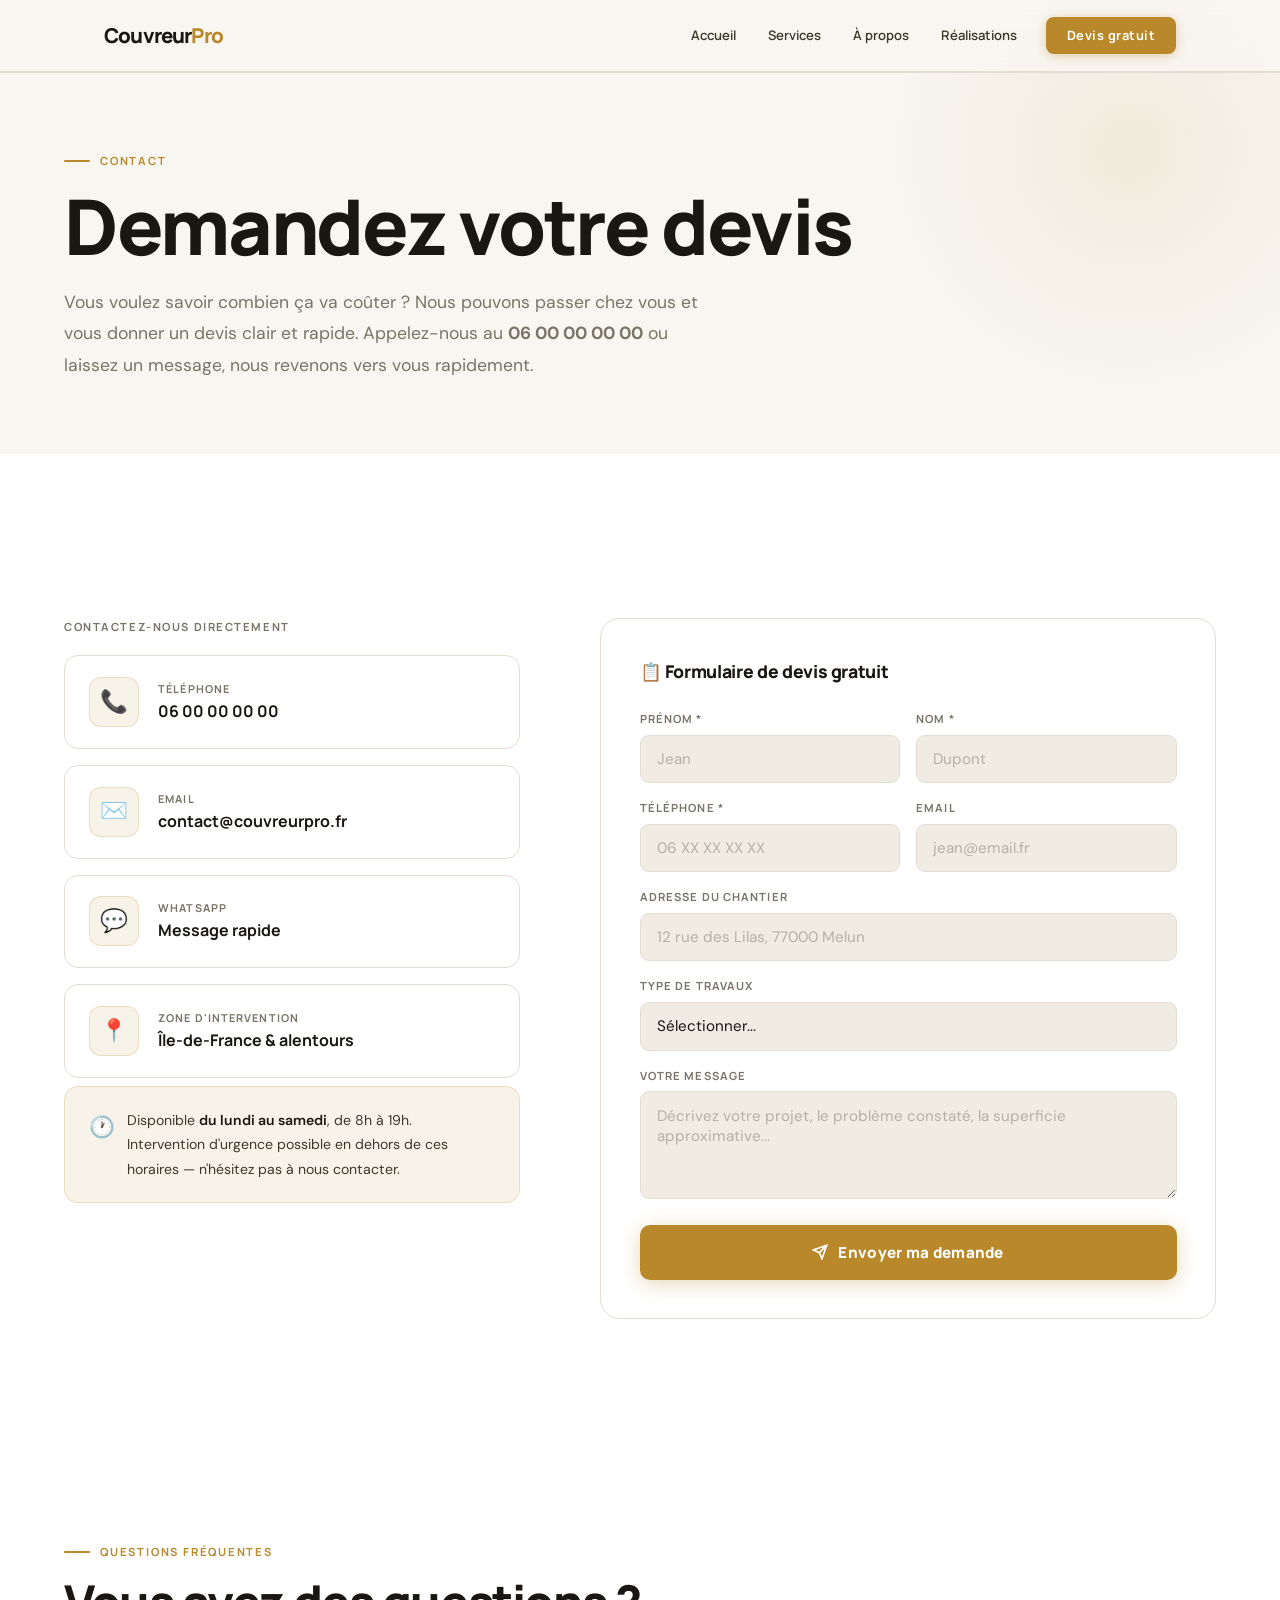
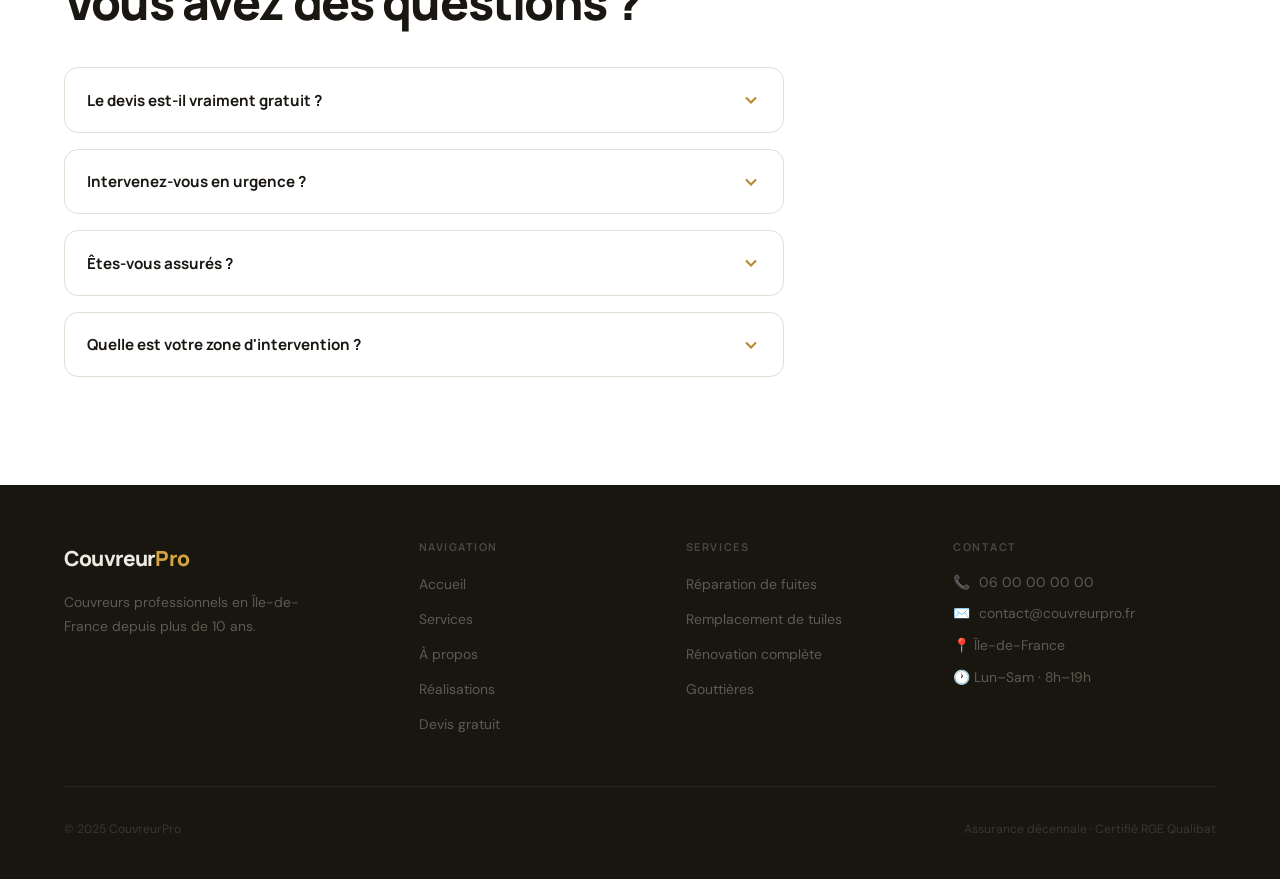
<file: devis.html>
<!DOCTYPE html>
<html lang="fr">
<head>
<meta charset="UTF-8">
<meta name="viewport" content="width=device-width,initial-scale=1.0">
<title>CouvreurPro — Devis gratuit</title>
<link rel="stylesheet" href="style.css">
<style>
.devis-grid{display:grid;grid-template-columns:1fr 1.35fr;gap:5rem;align-items:start;margin-top:3.5rem}

/* Contact tiles */
.ct-block{display:flex;flex-direction:column;gap:1rem}
.ct-tile{
  display:flex;align-items:center;gap:1.2rem;
  padding:1.3rem 1.5rem;
  background:var(--bg2);border:1.5px solid var(--border);border-radius:14px;
  transition:border-color .25s,box-shadow .25s,transform .22s cubic-bezier(.34,1.56,.64,1);
  text-decoration:none;color:inherit;
}
.ct-tile:hover{border-color:var(--gold);box-shadow:0 6px 28px rgba(184,136,42,.14);transform:translateY(-3px)}
.ct-ico{width:50px;height:50px;flex-shrink:0;background:var(--gold3);border:1px solid rgba(184,136,42,.22);border-radius:12px;display:flex;align-items:center;justify-content:center;font-size:1.4rem;transition:background .25s}
.ct-tile:hover .ct-ico{background:var(--gold4)}
.ct-lbl{font-family:'Manrope',sans-serif;font-size:.68rem;font-weight:700;letter-spacing:.1em;text-transform:uppercase;color:var(--muted)}
.ct-val{font-family:'Manrope',sans-serif;font-weight:700;font-size:1rem;color:var(--text)}

.sched{background:var(--gold3);border:1px solid rgba(184,136,42,.2);border-radius:14px;padding:1.3rem 1.5rem;display:flex;gap:12px;align-items:flex-start;margin-top:.5rem}
.sched p{font-size:.88rem;line-height:1.75;color:var(--text2)}
.sched strong{color:var(--text);font-weight:600}

/* Form card */
.form-card{background:var(--bg2);border:1.5px solid var(--border);border-radius:20px;padding:2.4rem}
.form-title{font-family:'Manrope',sans-serif;font-size:1.1rem;font-weight:800;color:var(--text);margin-bottom:1.5rem;letter-spacing:-.02em}

.form-row{display:grid;grid-template-columns:1fr 1fr;gap:1rem}
.fg{display:flex;flex-direction:column;gap:.4rem}
.fg label{font-family:'Manrope',sans-serif;font-size:.7rem;font-weight:700;letter-spacing:.1em;text-transform:uppercase;color:var(--muted)}
.fg input,
.fg textarea,
.fg select{
  background:var(--bg3);border:1.5px solid var(--border);border-radius:9px;
  padding:.82rem 1rem;color:var(--text);font-size:.95rem;outline:none;
  transition:border-color .2s,box-shadow .2s,background .2s;width:100%;appearance:none;
}
.fg input:focus,.fg textarea:focus,.fg select:focus{border-color:var(--gold);background:#fff;box-shadow:0 0 0 3px rgba(184,136,42,.12)}
.fg input::placeholder,.fg textarea::placeholder{color:#b5afa6}
.fg textarea{resize:vertical;min-height:108px}
.fg select option{background:var(--bg2)}

.fsub{
  display:flex;align-items:center;justify-content:center;gap:10px;
  padding:1.05rem;width:100%;
  background:var(--gold);color:#fff;
  font-family:'Manrope',sans-serif;font-weight:800;font-size:.95rem;letter-spacing:.02em;
  border:none;border-radius:10px;cursor:pointer;margin-top:.6rem;
  box-shadow:0 4px 20px rgba(184,136,42,.32);
  transition:background .2s,transform .22s cubic-bezier(.34,1.56,.64,1),box-shadow .2s;
}
.fsub:hover{background:var(--gold2);transform:translateY(-3px);box-shadow:0 8px 32px rgba(184,136,42,.48)}
.fsub:active{transform:translateY(0) scale(.98)}
.fsub.sent{background:#2a6348}

/* Success message */
.success-msg{display:none;background:#f0faf4;border:1px solid #a3d9b8;border-radius:12px;padding:1.4rem;text-align:center;margin-top:1rem}
.success-msg .ico{font-size:2rem;margin-bottom:.5rem}
.success-msg p{font-size:.92rem;color:#1e5c3a;font-weight:500}

/* FAQ */
.faq-section{background:var(--bg2);padding:108px 5%}
.faq-list{max-width:720px;margin:2.5rem 0 0;display:flex;flex-direction:column;gap:1rem}
.faq-item{border:1.5px solid var(--border);border-radius:14px;overflow:hidden}
.faq-q{
  display:flex;align-items:center;justify-content:space-between;
  padding:1.2rem 1.4rem;cursor:pointer;
  font-family:'Manrope',sans-serif;font-weight:700;font-size:.95rem;color:var(--text);
  transition:background .2s;gap:1rem;
}
.faq-q:hover{background:var(--bg3)}
.faq-q .arrow{width:20px;height:20px;flex-shrink:0;transition:transform .3s;color:var(--gold)}
.faq-item.open .faq-q{background:var(--gold3)}
.faq-item.open .faq-q .arrow{transform:rotate(180deg)}
.faq-a{max-height:0;overflow:hidden;transition:max-height .4s cubic-bezier(.4,0,.2,1),padding .3s}
.faq-a p{padding:0 1.4rem 1.2rem;font-size:.9rem;line-height:1.78;color:var(--muted)}
.faq-item.open .faq-a{max-height:200px}

@media(max-width:960px){.devis-grid{grid-template-columns:1fr;gap:3rem}}
@media(max-width:600px){.form-row{grid-template-columns:1fr}}
</style>
</head>
<body>

<nav class="navbar" id="navbar">
  <div class="nav-inner">
    <a href="index.html" class="nav-logo">Couvreur<span>Pro</span></a>
    <ul class="nav-links">
      <li><a href="index.html">Accueil</a></li>
      <li><a href="services.html">Services</a></li>
      <li><a href="apropos.html">À propos</a></li>
      <li><a href="realisations.html">Réalisations</a></li>
      <li><a href="devis.html" class="nav-cta active">Devis gratuit</a></li>
    </ul>
    <button class="hbg" id="burger" aria-label="Menu"><span></span><span></span><span></span></button>
  </div>
</nav>
<div class="drawer" id="drawer">
  <ul>
    <li><a href="index.html">Accueil</a></li>
    <li><a href="services.html">Services</a></li>
    <li><a href="apropos.html">À propos</a></li>
    <li><a href="realisations.html">Réalisations</a></li>
    <li class="dcta"><a href="devis.html">Devis gratuit →</a></li>
  </ul>
</div>

<div class="page-hero">
  <div class="container">
    <div class="eyebrow reveal">Contact</div>
    <h1 class="reveal d1">Demandez votre devis</h1>
    <p class="reveal d2">Vous voulez savoir combien ça va coûter ? Nous pouvons passer chez vous et vous donner un devis clair et rapide. Appelez-nous au <strong>06 00 00 00 00</strong> ou laissez un message, nous revenons vers vous rapidement.</p>
  </div>
</div>

<section class="section-pad alt">
  <div class="container">
    <div class="devis-grid">

      <!-- LEFT : contact direct -->
      <div class="reveal">
        <p style="font-family:'Manrope',sans-serif;font-size:.7rem;font-weight:700;letter-spacing:.14em;text-transform:uppercase;color:var(--muted);margin-bottom:1.2rem">Contactez-nous directement</p>
        <div class="ct-block">

          <!-- VRAI lien téléphone -->
          <a href="tel:+33600000000" class="ct-tile">
            <div class="ct-ico">📞</div>
            <div>
              <div class="ct-lbl">Téléphone</div>
              <div class="ct-val">06 00 00 00 00</div>
            </div>
          </a>

          <!-- VRAI lien email -->
          <a href="mailto:contact@couvreurpro.fr" class="ct-tile">
            <div class="ct-ico">✉️</div>
            <div>
              <div class="ct-lbl">Email</div>
              <div class="ct-val">contact@couvreurpro.fr</div>
            </div>
          </a>

          <!-- WhatsApp -->
          <a href="https://wa.me/33600000000" target="_blank" rel="noopener" class="ct-tile">
            <div class="ct-ico">💬</div>
            <div>
              <div class="ct-lbl">WhatsApp</div>
              <div class="ct-val">Message rapide</div>
            </div>
          </a>

          <!-- Zone géo (pas cliquable) -->
          <div class="ct-tile" style="cursor:default;pointer-events:none">
            <div class="ct-ico">📍</div>
            <div>
              <div class="ct-lbl">Zone d'intervention</div>
              <div class="ct-val">Île-de-France & alentours</div>
            </div>
          </div>

        </div>

        <div class="sched">
          <span style="font-size:1.3rem;flex-shrink:0;margin-top:2px">🕐</span>
          <p>Disponible <strong>du lundi au samedi</strong>, de 8h à 19h.<br>Intervention d'urgence possible en dehors de ces horaires — n'hésitez pas à nous contacter.</p>
        </div>
      </div>

      <!-- RIGHT : formulaire -->
      <div class="reveal d2">
        <form class="form-card" id="quoteForm" onsubmit="submitForm(event)">
          <p class="form-title">📋 Formulaire de devis gratuit</p>
          <div style="display:flex;flex-direction:column;gap:1rem">
            <div class="form-row">
              <div class="fg"><label>Prénom *</label><input type="text" placeholder="Jean" required></div>
              <div class="fg"><label>Nom *</label><input type="text" placeholder="Dupont" required></div>
            </div>
            <div class="form-row">
              <div class="fg"><label>Téléphone *</label><input type="tel" placeholder="06 XX XX XX XX" required></div>
              <div class="fg"><label>Email</label><input type="email" placeholder="jean@email.fr"></div>
            </div>
            <div class="fg"><label>Adresse du chantier</label><input type="text" placeholder="12 rue des Lilas, 77000 Melun"></div>
            <div class="fg">
              <label>Type de travaux</label>
              <select required>
                <option value="">Sélectionner...</option>
                <option>Réparation de fuite</option>
                <option>Remplacement de tuiles</option>
                <option>Rénovation complète</option>
                <option>Gouttières</option>
                <option>Traitement / hydrofugation</option>
                <option>Velux / lucarnes</option>
                <option>Diagnostic</option>
                <option>Autre</option>
              </select>
            </div>
            <div class="fg"><label>Votre message</label><textarea placeholder="Décrivez votre projet, le problème constaté, la superficie approximative..."></textarea></div>
            <button type="submit" class="fsub" id="fBtn">
              <svg width="16" height="16" viewBox="0 0 24 24" fill="none" stroke="currentColor" stroke-width="2.5"><path d="M22 2L11 13M22 2l-7 20-4-9-9-4 20-7z"/></svg>
              Envoyer ma demande
            </button>
          </div>
        </form>
        <div class="success-msg" id="successMsg">
          <div class="ico">✅</div>
          <p><strong>Demande envoyée !</strong><br>Nous vous recontactons sous 24h pour organiser le passage gratuit chez vous.</p>
        </div>
      </div>
    </div>
  </div>
</section>

<!-- FAQ -->
<section class="faq-section">
  <div class="container">
    <div class="eyebrow reveal">Questions fréquentes</div>
    <h2 class="reveal d1">Vous avez des questions ?</h2>
    <div class="faq-list">
      <div class="faq-item reveal">
        <div class="faq-q" onclick="toggleFaq(this)">
          Le devis est-il vraiment gratuit ?
          <svg class="arrow" viewBox="0 0 24 24" fill="none" stroke="currentColor" stroke-width="2.5"><path d="M6 9l6 6 6-6"/></svg>
        </div>
        <div class="faq-a"><p>Oui, totalement gratuit et sans engagement. Nous nous déplaçons chez vous, évaluons l'état de votre toiture et vous remettons un devis détaillé sous 48h.</p></div>
      </div>
      <div class="faq-item reveal d1">
        <div class="faq-q" onclick="toggleFaq(this)">
          Intervenez-vous en urgence ?
          <svg class="arrow" viewBox="0 0 24 24" fill="none" stroke="currentColor" stroke-width="2.5"><path d="M6 9l6 6 6-6"/></svg>
        </div>
        <div class="faq-a"><p>Oui. Pour les fuites actives ou dégâts importants, nous intervenons en urgence. Appelez-nous directement au 06 00 00 00 00 pour une prise en charge rapide.</p></div>
      </div>
      <div class="faq-item reveal d2">
        <div class="faq-q" onclick="toggleFaq(this)">
          Êtes-vous assurés ?
          <svg class="arrow" viewBox="0 0 24 24" fill="none" stroke="currentColor" stroke-width="2.5"><path d="M6 9l6 6 6-6"/></svg>
        </div>
        <div class="faq-a"><p>Absolument. Nous disposons d'une assurance décennale et d'une assurance responsabilité civile professionnelle. Tous nos travaux sont garantis 10 ans.</p></div>
      </div>
      <div class="faq-item reveal d3">
        <div class="faq-q" onclick="toggleFaq(this)">
          Quelle est votre zone d'intervention ?
          <svg class="arrow" viewBox="0 0 24 24" fill="none" stroke="currentColor" stroke-width="2.5"><path d="M6 9l6 6 6-6"/></svg>
        </div>
        <div class="faq-a"><p>Nous intervenons dans toute l'Île-de-France et dans un rayon d'environ 80 km autour de Paris. Contactez-nous pour vérifier votre secteur.</p></div>
      </div>
    </div>
  </div>
</section>

<footer class="site-footer">
  <div class="footer-top">
    <div class="footer-brand"><div class="footer-logo">Couvreur<span>Pro</span></div><p>Couvreurs professionnels en Île-de-France depuis plus de 10 ans.</p></div>
    <div class="footer-col"><h4>Navigation</h4><ul><li><a href="index.html">Accueil</a></li><li><a href="services.html">Services</a></li><li><a href="apropos.html">À propos</a></li><li><a href="realisations.html">Réalisations</a></li><li><a href="devis.html">Devis gratuit</a></li></ul></div>
    <div class="footer-col"><h4>Services</h4><ul><li><a href="services.html">Réparation de fuites</a></li><li><a href="services.html">Remplacement de tuiles</a></li><li><a href="services.html">Rénovation complète</a></li><li><a href="services.html">Gouttières</a></li></ul></div>
    <div class="footer-col footer-contact"><h4>Contact</h4><ul><li>📞 <a href="tel:+33600000000">06 00 00 00 00</a></li><li>✉️ <a href="mailto:contact@couvreurpro.fr">contact@couvreurpro.fr</a></li><li>📍 Île-de-France</li><li>🕐 Lun–Sam · 8h–19h</li></ul></div>
  </div>
  <div class="footer-bottom"><span class="footer-copy">© 2025 CouvreurPro</span><span class="footer-copy">Assurance décennale · Certifié RGE Qualibat</span></div>
</footer>

<script>
/* NAV */
var nb=document.getElementById('navbar'),bg=document.getElementById('burger'),dr=document.getElementById('drawer');
window.addEventListener('scroll',function(){nb.classList.toggle('scrolled',scrollY>30)},{passive:true});
bg.addEventListener('click',function(){bg.classList.toggle('open');dr.classList.toggle('open')});
dr.querySelectorAll('a').forEach(function(a){a.addEventListener('click',function(){bg.classList.remove('open');dr.classList.remove('open')})});

/* REVEAL */
var io=new IntersectionObserver(function(e){e.forEach(function(x){if(x.isIntersecting){x.target.classList.add('in');io.unobserve(x.target)}})},{threshold:.1});
document.querySelectorAll('.reveal').forEach(function(el){io.observe(el)});

/* FORM SUBMIT */
function submitForm(e){
  e.preventDefault();
  var btn=document.getElementById('fBtn');
  btn.disabled=true;
  btn.innerHTML='<svg width="16" height="16" viewBox="0 0 24 24" fill="none" stroke="currentColor" stroke-width="2.5"><path d="M20 6L9 17l-5-5"/></svg> Envoi en cours...';
  btn.classList.add('sent');
  setTimeout(function(){
    document.getElementById('quoteForm').style.display='none';
    document.getElementById('successMsg').style.display='block';
  },1200);
}

/* FAQ ACCORDION */
function toggleFaq(el){
  var item=el.parentElement;
  var wasOpen=item.classList.contains('open');
  document.querySelectorAll('.faq-item').forEach(function(i){i.classList.remove('open')});
  if(!wasOpen) item.classList.add('open');
}
</script>
</body>
</html>
</file>
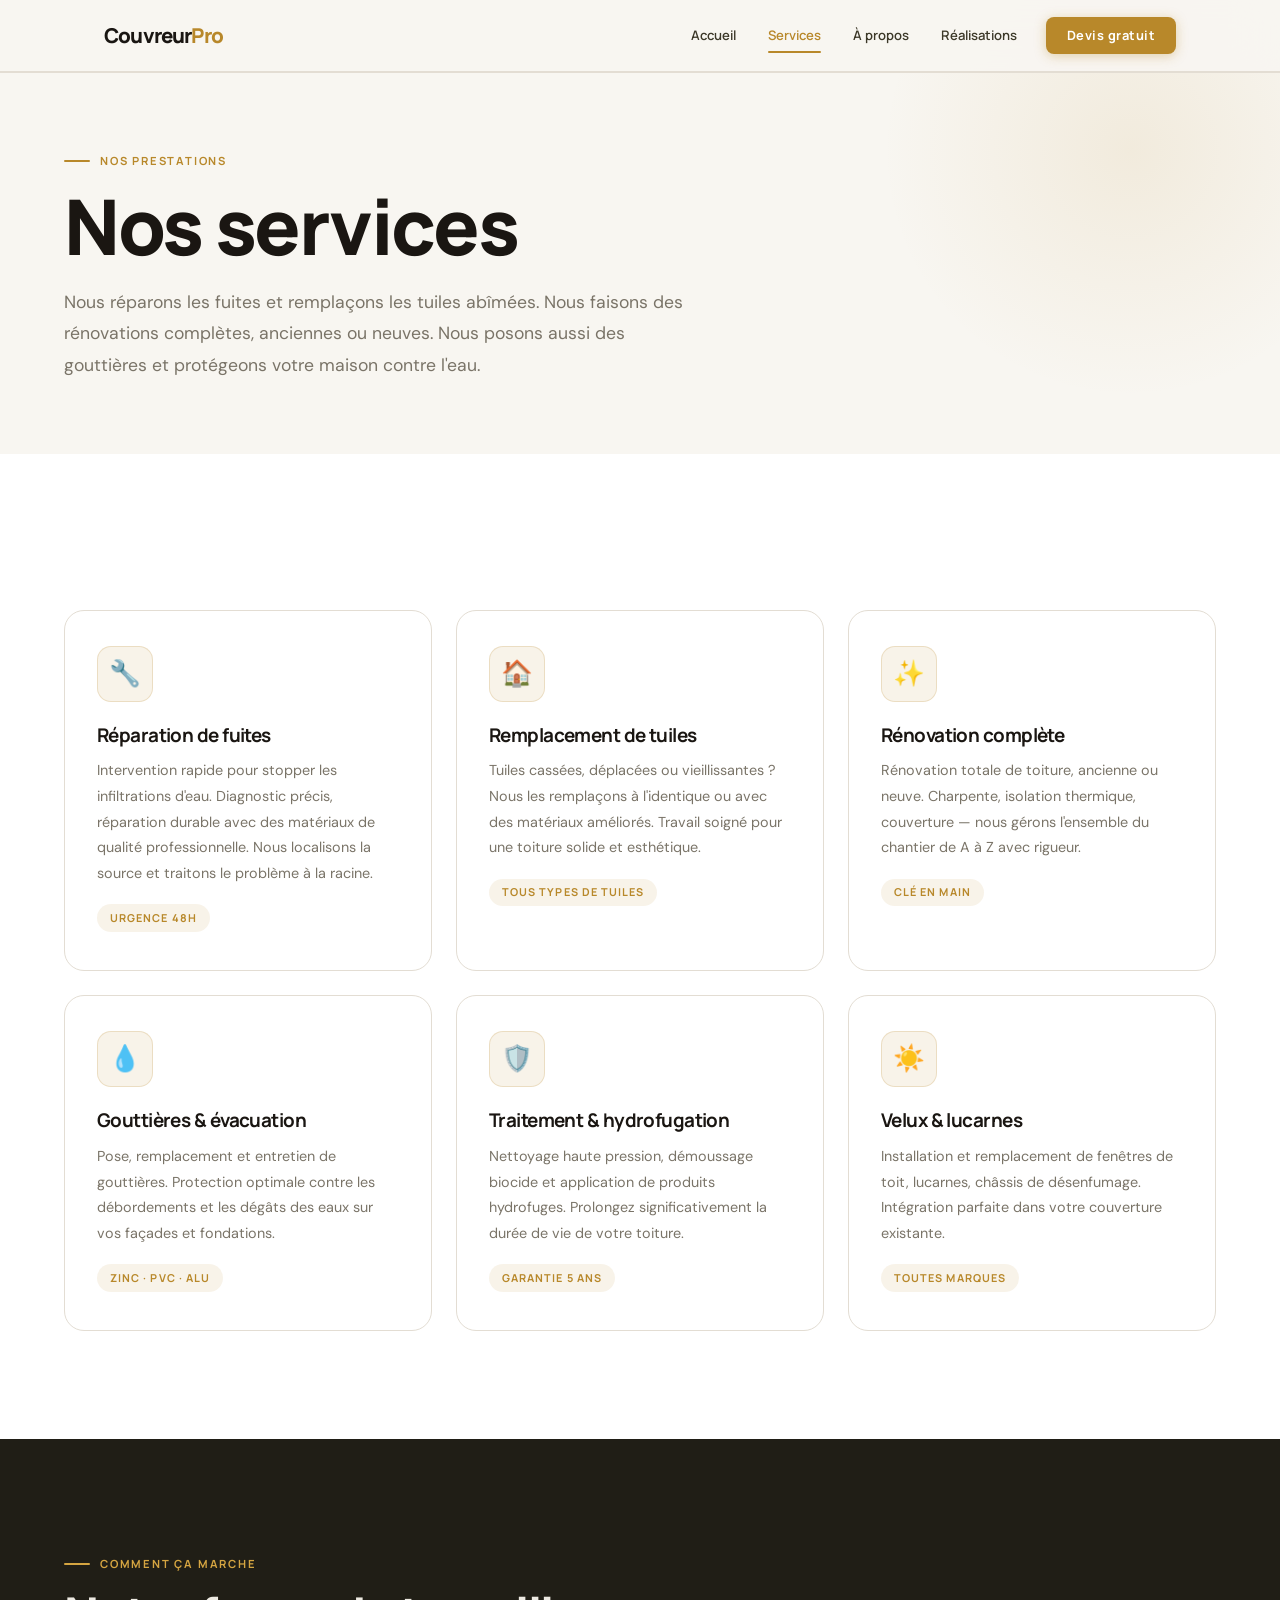
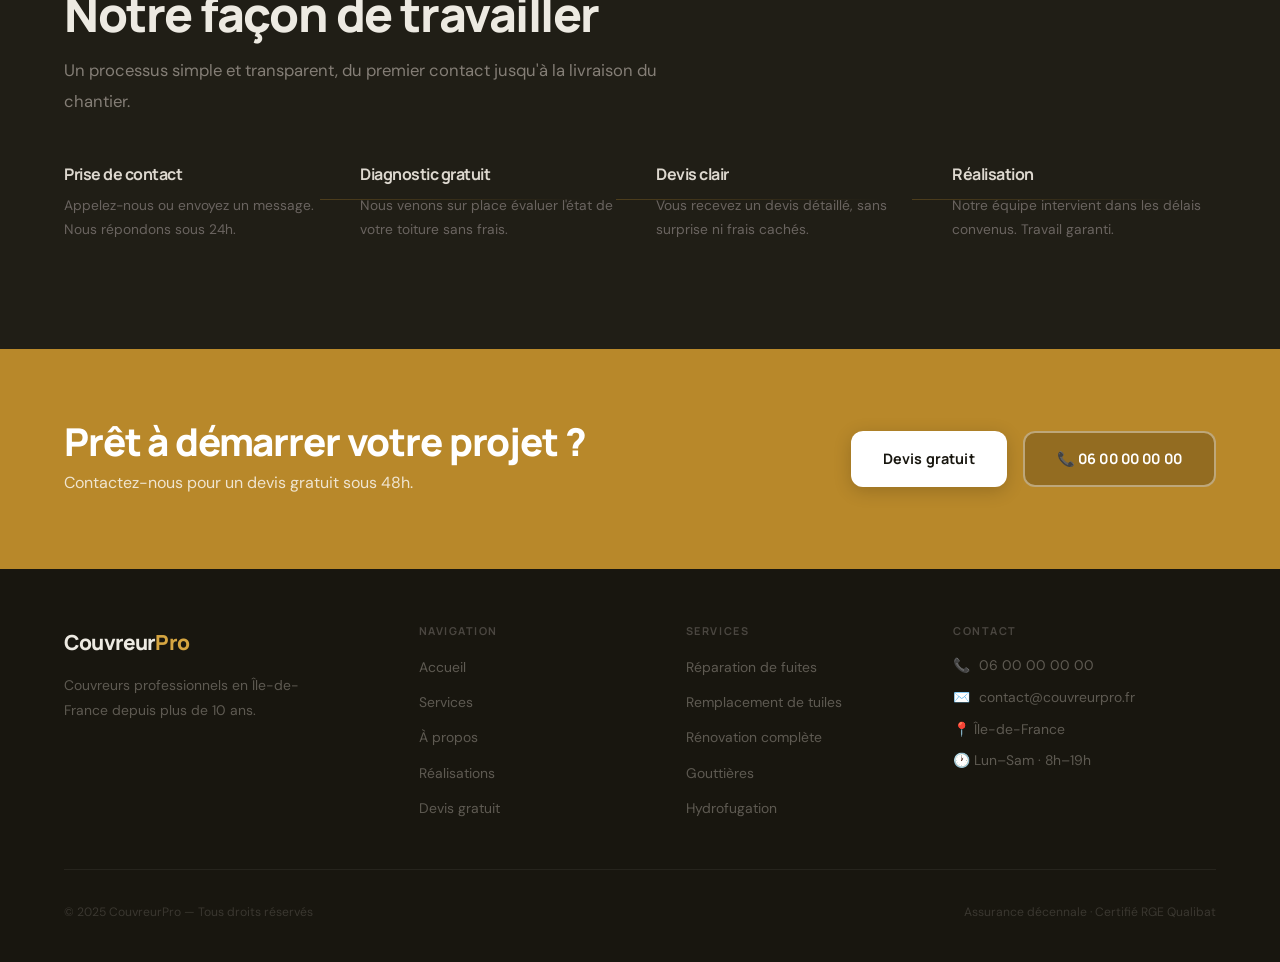
<file: services.html>
<!DOCTYPE html>
<html lang="fr">
<head>
<meta charset="UTF-8">
<meta name="viewport" content="width=device-width,initial-scale=1.0">
<title>CouvreurPro — Services</title>
<link rel="stylesheet" href="style.css">
<style>
.svc-full-grid{display:grid;grid-template-columns:repeat(3,1fr);gap:1.5rem;margin-top:3rem}
.svc-card{background:var(--bg2);border:1px solid var(--border);border-radius:20px;padding:2.2rem 2rem 2.4rem;position:relative;overflow:hidden;transition:transform .3s,box-shadow .3s,border-color .3s}
.svc-card::before{content:'';position:absolute;top:0;left:0;right:0;height:3px;background:linear-gradient(90deg,var(--gold),var(--gold2));transform:scaleX(0);transform-origin:left;transition:transform .4s;border-radius:20px 20px 0 0}
.svc-card:hover{transform:translateY(-5px);box-shadow:var(--shl);border-color:var(--border2)}
.svc-card:hover::before{transform:scaleX(1)}
.svc-ico{width:56px;height:56px;background:var(--gold3);border:1px solid rgba(184,136,42,.2);border-radius:14px;display:flex;align-items:center;justify-content:center;font-size:1.6rem;margin-bottom:1.3rem;transition:background .3s}
.svc-card:hover .svc-ico{background:var(--gold4)}
.svc-card h3{font-size:1.18rem;margin-bottom:.7rem}
.svc-card p{font-size:.9rem;line-height:1.78;color:var(--muted)}
.svc-card .tag{display:inline-block;margin-top:1.1rem;font-family:'Manrope',sans-serif;font-size:.68rem;font-weight:700;letter-spacing:.1em;text-transform:uppercase;color:var(--gold);background:var(--gold3);padding:.3rem .8rem;border-radius:100px}

.process{background:var(--dark2);padding:108px 5%}
.process h2{color:#edeae2}
.process .lead{color:#847e76}
.process .eyebrow{color:var(--gold2)}.process .eyebrow::before{background:var(--gold2)}
.steps{display:grid;grid-template-columns:repeat(4,1fr);gap:2rem;margin-top:3rem;counter-reset:step}
.step{position:relative;counter-increment:step}
.step::before{content:counter(step,"0"counter(step));font-family:'Manrope',sans-serif;font-size:3.5rem;font-weight:900;color:rgba(184,136,42,.15);line-height:1;margin-bottom:.8rem;display:block;letter-spacing:-.05em}
.step h3{color:#ddd8cf;font-size:1rem;margin-bottom:.5rem}
.step p{font-size:.86rem;line-height:1.75;color:#6a6460}
.step-line{position:absolute;top:2.2rem;left:calc(100% - .5rem);width:100%;height:1px;background:linear-gradient(90deg,rgba(184,136,42,.3),transparent);pointer-events:none}
.step:last-child .step-line{display:none}

.cta-band{background:var(--gold);padding:72px 5%}
.cta-inner{max-width:1160px;margin:0 auto;display:flex;align-items:center;justify-content:space-between;gap:2rem;flex-wrap:wrap}
.cta-inner h2{color:#fff;margin-bottom:.5rem;font-size:clamp(1.7rem,3vw,2.4rem)}
.cta-inner p{color:rgba(255,255,255,.78)}
.cta-btns{display:flex;gap:1rem;flex-wrap:wrap;flex-shrink:0}

@media(max-width:1024px){.svc-full-grid{grid-template-columns:repeat(2,1fr)}.steps{grid-template-columns:repeat(2,1fr)}.step-line{display:none}}
@media(max-width:768px){.svc-full-grid{grid-template-columns:1fr}.steps{grid-template-columns:1fr}.cta-inner{flex-direction:column;text-align:center}.cta-btns{justify-content:center}}
</style>
</head>
<body>

<!-- NAV -->
<nav class="navbar" id="navbar">
  <div class="nav-inner">
    <a href="index.html" class="nav-logo">Couvreur<span>Pro</span></a>
    <ul class="nav-links">
      <li><a href="index.html">Accueil</a></li>
      <li><a href="services.html" class="active">Services</a></li>
      <li><a href="apropos.html">À propos</a></li>
      <li><a href="realisations.html">Réalisations</a></li>
      <li><a href="devis.html" class="nav-cta">Devis gratuit</a></li>
    </ul>
    <button class="hbg" id="burger" aria-label="Menu"><span></span><span></span><span></span></button>
  </div>
</nav>
<div class="drawer" id="drawer">
  <ul>
    <li><a href="index.html">Accueil</a></li>
    <li><a href="services.html">Services</a></li>
    <li><a href="apropos.html">À propos</a></li>
    <li><a href="realisations.html">Réalisations</a></li>
    <li class="dcta"><a href="devis.html">Devis gratuit →</a></li>
  </ul>
</div>

<!-- PAGE HERO -->
<div class="page-hero">
  <div class="container">
    <div class="eyebrow reveal">Nos prestations</div>
    <h1 class="reveal d1">Nos services</h1>
    <p class="reveal d2">Nous réparons les fuites et remplaçons les tuiles abîmées. Nous faisons des rénovations complètes, anciennes ou neuves. Nous posons aussi des gouttières et protégeons votre maison contre l'eau.</p>
  </div>
</div>

<!-- GRILLE SERVICES -->
<section class="section-pad alt">
  <div class="container">
    <div class="svc-full-grid">
      <div class="svc-card reveal"><div class="svc-ico">🔧</div><h3>Réparation de fuites</h3><p>Intervention rapide pour stopper les infiltrations d'eau. Diagnostic précis, réparation durable avec des matériaux de qualité professionnelle. Nous localisons la source et traitons le problème à la racine.</p><span class="tag">Urgence 48h</span></div>
      <div class="svc-card reveal d1"><div class="svc-ico">🏠</div><h3>Remplacement de tuiles</h3><p>Tuiles cassées, déplacées ou vieillissantes ? Nous les remplaçons à l'identique ou avec des matériaux améliorés. Travail soigné pour une toiture solide et esthétique.</p><span class="tag">Tous types de tuiles</span></div>
      <div class="svc-card reveal d2"><div class="svc-ico">✨</div><h3>Rénovation complète</h3><p>Rénovation totale de toiture, ancienne ou neuve. Charpente, isolation thermique, couverture — nous gérons l'ensemble du chantier de A à Z avec rigueur.</p><span class="tag">Clé en main</span></div>
      <div class="svc-card reveal d1"><div class="svc-ico">💧</div><h3>Gouttières & évacuation</h3><p>Pose, remplacement et entretien de gouttières. Protection optimale contre les débordements et les dégâts des eaux sur vos façades et fondations.</p><span class="tag">Zinc · PVC · Alu</span></div>
      <div class="svc-card reveal d2"><div class="svc-ico">🛡️</div><h3>Traitement & hydrofugation</h3><p>Nettoyage haute pression, démoussage biocide et application de produits hydrofuges. Prolongez significativement la durée de vie de votre toiture.</p><span class="tag">Garantie 5 ans</span></div>
      <div class="svc-card reveal d3"><div class="svc-ico">☀️</div><h3>Velux & lucarnes</h3><p>Installation et remplacement de fenêtres de toit, lucarnes, châssis de désenfumage. Intégration parfaite dans votre couverture existante.</p><span class="tag">Toutes marques</span></div>
    </div>
  </div>
</section>

<!-- PROCESS -->
<section class="process">
  <div class="container">
    <div class="eyebrow reveal">Comment ça marche</div>
    <h2 class="reveal d1">Notre façon de travailler</h2>
    <p class="lead reveal d2">Un processus simple et transparent, du premier contact jusqu'à la livraison du chantier.</p>
    <div class="steps">
      <div class="step reveal"><h3>Prise de contact</h3><p>Appelez-nous ou envoyez un message. Nous répondons sous 24h.</p><div class="step-line"></div></div>
      <div class="step reveal d1"><h3>Diagnostic gratuit</h3><p>Nous venons sur place évaluer l'état de votre toiture sans frais.</p><div class="step-line"></div></div>
      <div class="step reveal d2"><h3>Devis clair</h3><p>Vous recevez un devis détaillé, sans surprise ni frais cachés.</p><div class="step-line"></div></div>
      <div class="step reveal d3"><h3>Réalisation</h3><p>Notre équipe intervient dans les délais convenus. Travail garanti.</p></div>
    </div>
  </div>
</section>

<!-- CTA -->
<div class="cta-band">
  <div class="cta-inner">
    <div><h2>Prêt à démarrer votre projet ?</h2><p>Contactez-nous pour un devis gratuit sous 48h.</p></div>
    <div class="cta-btns">
      <a href="devis.html" class="btn btn-white">Devis gratuit</a>
      <a href="tel:+33600000000" class="btn" style="background:rgba(0,0,0,.2);color:#fff;border:2px solid rgba(255,255,255,.4)">📞 06 00 00 00 00</a>
    </div>
  </div>
</div>

<!-- FOOTER -->
<footer class="site-footer">
  <div class="footer-top">
    <div class="footer-brand"><div class="footer-logo">Couvreur<span>Pro</span></div><p>Couvreurs professionnels en Île-de-France depuis plus de 10 ans.</p></div>
    <div class="footer-col"><h4>Navigation</h4><ul><li><a href="index.html">Accueil</a></li><li><a href="services.html">Services</a></li><li><a href="apropos.html">À propos</a></li><li><a href="realisations.html">Réalisations</a></li><li><a href="devis.html">Devis gratuit</a></li></ul></div>
    <div class="footer-col"><h4>Services</h4><ul><li><a href="services.html">Réparation de fuites</a></li><li><a href="services.html">Remplacement de tuiles</a></li><li><a href="services.html">Rénovation complète</a></li><li><a href="services.html">Gouttières</a></li><li><a href="services.html">Hydrofugation</a></li></ul></div>
    <div class="footer-col footer-contact"><h4>Contact</h4><ul><li>📞 <a href="tel:+33600000000">06 00 00 00 00</a></li><li>✉️ <a href="mailto:contact@couvreurpro.fr">contact@couvreurpro.fr</a></li><li>📍 Île-de-France</li><li>🕐 Lun–Sam · 8h–19h</li></ul></div>
  </div>
  <div class="footer-bottom"><span class="footer-copy">© 2025 CouvreurPro — Tous droits réservés</span><span class="footer-copy">Assurance décennale · Certifié RGE Qualibat</span></div>
</footer>

<script>
var nb=document.getElementById('navbar'),bg=document.getElementById('burger'),dr=document.getElementById('drawer');
window.addEventListener('scroll',function(){nb.classList.toggle('scrolled',scrollY>30)},{passive:true});
bg.addEventListener('click',function(){bg.classList.toggle('open');dr.classList.toggle('open')});
dr.querySelectorAll('a').forEach(function(a){a.addEventListener('click',function(){bg.classList.remove('open');dr.classList.remove('open')})});
var io=new IntersectionObserver(function(e){e.forEach(function(x){if(x.isIntersecting){x.target.classList.add('in');io.unobserve(x.target)}})},{threshold:.1});
document.querySelectorAll('.reveal').forEach(function(el){io.observe(el)});
</script>
</body>
</html>
</file>
<file: style.css>
@import url('https://fonts.googleapis.com/css2?family=Manrope:wght@400;500;600;700;800;900&family=DM+Sans:wght@300;400;500&display=swap');

:root{
  --bg:#f8f6f1;--bg2:#ffffff;--bg3:#f0ece4;
  --dark:#18160f;--dark2:#201e16;
  --border:#e3ddd3;--border2:#ccc6bb;
  --gold:#b8882a;--gold2:#d5a541;--gold3:rgba(184,136,42,.1);--gold4:rgba(184,136,42,.18);
  --text:#1a1612;--text2:#3c3828;--muted:#7a7468;
  --nav-h:72px;
  --r:12px;--rl:20px;
  --sh:0 4px 24px rgba(0,0,0,.09);--shl:0 12px 56px rgba(0,0,0,.14);
}

*,*::before,*::after{box-sizing:border-box;margin:0;padding:0}
html{scroll-behavior:smooth;font-size:16px}
body{font-family:'DM Sans',sans-serif;background:var(--bg);color:var(--text);overflow-x:hidden;line-height:1.65;-webkit-font-smoothing:antialiased}
img{display:block;max-width:100%}
a{text-decoration:none;color:inherit}
button,input,textarea,select{font-family:inherit}
ul{list-style:none}
::-webkit-scrollbar{width:5px}
::-webkit-scrollbar-track{background:var(--bg3)}
::-webkit-scrollbar-thumb{background:var(--gold);border-radius:3px}

/* TYPO */
h1,h2,h3,h4{font-family:'Manrope',sans-serif;line-height:1.08;letter-spacing:-.03em;color:var(--text)}
h1{font-size:clamp(2.6rem,6vw,5rem);font-weight:900}
h2{font-size:clamp(1.9rem,4vw,3rem);font-weight:800;margin-bottom:1rem}
h3{font-size:1.12rem;font-weight:700;line-height:1.3}

.eyebrow{display:inline-flex;align-items:center;gap:10px;font-family:'Manrope',sans-serif;font-size:.7rem;font-weight:700;letter-spacing:.16em;text-transform:uppercase;color:var(--gold);margin-bottom:.9rem}
.eyebrow::before{content:'';display:block;width:26px;height:2px;background:var(--gold);border-radius:2px;flex-shrink:0}
.lead{font-size:1.04rem;line-height:1.82;color:var(--muted);max-width:620px}

/* LAYOUT */
.section-pad{padding:108px 5%}
.container{max-width:1160px;margin:0 auto}
.alt{background:var(--bg2)}
.dark-s{background:var(--dark2)}
.dark-s h2{color:#edeae2}.dark-s .lead{color:#968f85}
.dark-s .eyebrow{color:var(--gold2)}.dark-s .eyebrow::before{background:var(--gold2)}

/* BUTTONS */
.btn{display:inline-flex;align-items:center;gap:9px;padding:.88rem 2rem;border-radius:var(--r);font-family:'Manrope',sans-serif;font-weight:700;font-size:.9rem;letter-spacing:.01em;cursor:pointer;border:none;transition:transform .22s cubic-bezier(.34,1.56,.64,1),box-shadow .22s,background .2s,border-color .2s,color .2s;white-space:nowrap}
.btn:hover{transform:translateY(-3px)}
.btn:active{transform:translateY(0) scale(.98)}
.btn-gold{background:var(--gold);color:#fff;box-shadow:0 4px 18px rgba(184,136,42,.38)}
.btn-gold:hover{background:var(--gold2);box-shadow:0 8px 32px rgba(184,136,42,.52)}
.btn-outline{background:transparent;color:var(--text);border:2px solid var(--border2)}
.btn-outline:hover{border-color:var(--gold);color:var(--gold);box-shadow:0 4px 16px rgba(184,136,42,.14)}
.btn-ghost{background:var(--bg3);color:var(--text2);border:1.5px solid var(--border)}
.btn-ghost:hover{background:var(--gold3);border-color:var(--gold);color:var(--gold)}
.btn-white{background:#fff;color:var(--dark);box-shadow:0 4px 18px rgba(0,0,0,.18)}
.btn-white:hover{background:#f8f6f1;box-shadow:0 8px 32px rgba(0,0,0,.25)}

/* NAVBAR */
.navbar{position:fixed;top:0;left:0;width:100%;height:var(--nav-h);z-index:9000;background:rgba(248,246,241,.93);backdrop-filter:blur(22px);-webkit-backdrop-filter:blur(22px);border-bottom:1px solid var(--border);transition:box-shadow .3s}
.navbar.scrolled{box-shadow:0 4px 28px rgba(0,0,0,.09)}
.nav-inner{max-width:1200px;margin:0 auto;padding:0 5%;height:100%;display:flex;align-items:center;justify-content:space-between;gap:1rem}
.nav-logo{font-family:'Manrope',sans-serif;font-size:1.28rem;font-weight:900;letter-spacing:-.04em;color:var(--text);flex-shrink:0}
.nav-logo span{color:var(--gold)}
.nav-links{display:flex;align-items:center;gap:0}
.nav-links li a{display:block;padding:.3rem 1rem;font-family:'Manrope',sans-serif;font-size:.82rem;font-weight:600;color:var(--text2);white-space:nowrap;position:relative;transition:color .2s}
.nav-links li a::after{content:'';position:absolute;bottom:-2px;left:1rem;right:1rem;height:2px;background:var(--gold);border-radius:2px;transform:scaleX(0);transform-origin:center;transition:transform .25s}
.nav-links li a:hover,.nav-links li a.active{color:var(--gold)}
.nav-links li a:hover::after,.nav-links li a.active::after{transform:scaleX(1)}
.nav-cta{margin-left:.8rem;padding:.52rem 1.3rem !important;background:var(--gold);color:#fff !important;border-radius:8px;font-weight:700 !important;font-size:.8rem !important;letter-spacing:.04em !important;box-shadow:0 2px 12px rgba(184,136,42,.36);transition:background .2s,transform .2s,box-shadow .2s !important}
.nav-cta:hover{background:var(--gold2) !important;transform:translateY(-1px) !important;box-shadow:0 4px 20px rgba(184,136,42,.5) !important}
.nav-cta::after{display:none !important}

/* HAMBURGER */
.hbg{display:none;flex-direction:column;gap:5px;cursor:pointer;background:none;border:none;padding:6px 4px;flex-shrink:0}
.hbg span{display:block;width:24px;height:2px;background:var(--text);border-radius:2px;transition:transform .3s,opacity .3s}
.hbg.open span:nth-child(1){transform:translateY(7px) rotate(45deg)}
.hbg.open span:nth-child(2){opacity:0;transform:scaleX(0)}
.hbg.open span:nth-child(3){transform:translateY(-7px) rotate(-45deg)}

/* DRAWER */
.drawer{position:fixed;top:var(--nav-h);left:0;width:100%;background:var(--bg2);border-bottom:1px solid var(--border);z-index:8999;max-height:0;overflow:hidden;transition:max-height .42s cubic-bezier(.4,0,.2,1);box-shadow:0 8px 32px rgba(0,0,0,.08)}
.drawer.open{max-height:420px}
.drawer ul{padding:1rem 5% 1.8rem;display:flex;flex-direction:column}
.drawer ul li a{display:block;padding:.92rem 0;border-bottom:1px solid var(--border);font-family:'Manrope',sans-serif;font-size:.98rem;font-weight:600;color:var(--text2);transition:color .2s,padding-left .2s}
.drawer ul li:last-child a{border-bottom:none}
.drawer ul li a:hover{color:var(--gold);padding-left:8px}
.drawer ul li.dcta a{color:var(--gold);font-weight:800}

/* PAGE HERO */
.page-hero{padding:calc(var(--nav-h) + 72px) 5% 72px;background:var(--bg);position:relative;overflow:hidden}
.page-hero::before{content:'';position:absolute;top:-100px;right:-100px;width:500px;height:500px;border-radius:50%;background:radial-gradient(circle,rgba(184,136,42,.1) 0%,transparent 70%);pointer-events:none}
.page-hero h1{margin-bottom:1.2rem}
.page-hero p{font-size:1.1rem;color:var(--muted);max-width:640px;line-height:1.8}

/* REVEAL */
.reveal{opacity:0;transform:translateY(26px);transition:opacity .7s ease,transform .7s ease}
.reveal.d1{transition-delay:.1s}.reveal.d2{transition-delay:.2s}.reveal.d3{transition-delay:.3s}.reveal.d4{transition-delay:.4s}
.reveal.in{opacity:1;transform:none}

/* FOOTER */
.site-footer{background:var(--dark);padding:3.5rem 5% 2.5rem}
.footer-top{max-width:1160px;margin:0 auto;display:grid;grid-template-columns:1.4fr 1fr 1fr 1.2fr;gap:3rem;padding-bottom:3rem;border-bottom:1px solid rgba(255,255,255,.06)}
.footer-logo{font-family:'Manrope',sans-serif;font-size:1.3rem;font-weight:900;color:#edeae2;letter-spacing:-.04em}
.footer-logo span{color:var(--gold2)}
.footer-brand p{font-size:.87rem;line-height:1.75;color:#5e5a52;margin-top:.9rem;max-width:240px}
.footer-col h4{font-family:'Manrope',sans-serif;font-size:.68rem;font-weight:700;letter-spacing:.14em;text-transform:uppercase;color:#4a4640;margin-bottom:1.1rem}
.footer-col ul{display:flex;flex-direction:column;gap:.55rem}
.footer-col ul li a{font-size:.87rem;color:#5e5a52;transition:color .2s}
.footer-col ul li a:hover{color:var(--gold2)}
.footer-contact li{display:flex;align-items:center;gap:9px;font-size:.87rem;color:#5e5a52}
.footer-bottom{max-width:1160px;margin:0 auto;display:flex;align-items:center;justify-content:space-between;padding-top:2rem;flex-wrap:wrap;gap:1rem}
.footer-copy{font-size:.76rem;color:#3a3730}

/* DIVIDER */
.divider{height:1px;background:linear-gradient(90deg,transparent,var(--border),transparent)}

@media(max-width:1024px){.footer-top{grid-template-columns:1fr 1fr}}
@media(max-width:768px){.nav-links{display:none}.hbg{display:flex}.section-pad{padding:80px 5%}.footer-top{grid-template-columns:1fr;gap:2rem}.footer-bottom{flex-direction:column;align-items:flex-start}}
@media(max-width:480px){h1{font-size:clamp(2.1rem,10vw,2.9rem)}}
</file>
